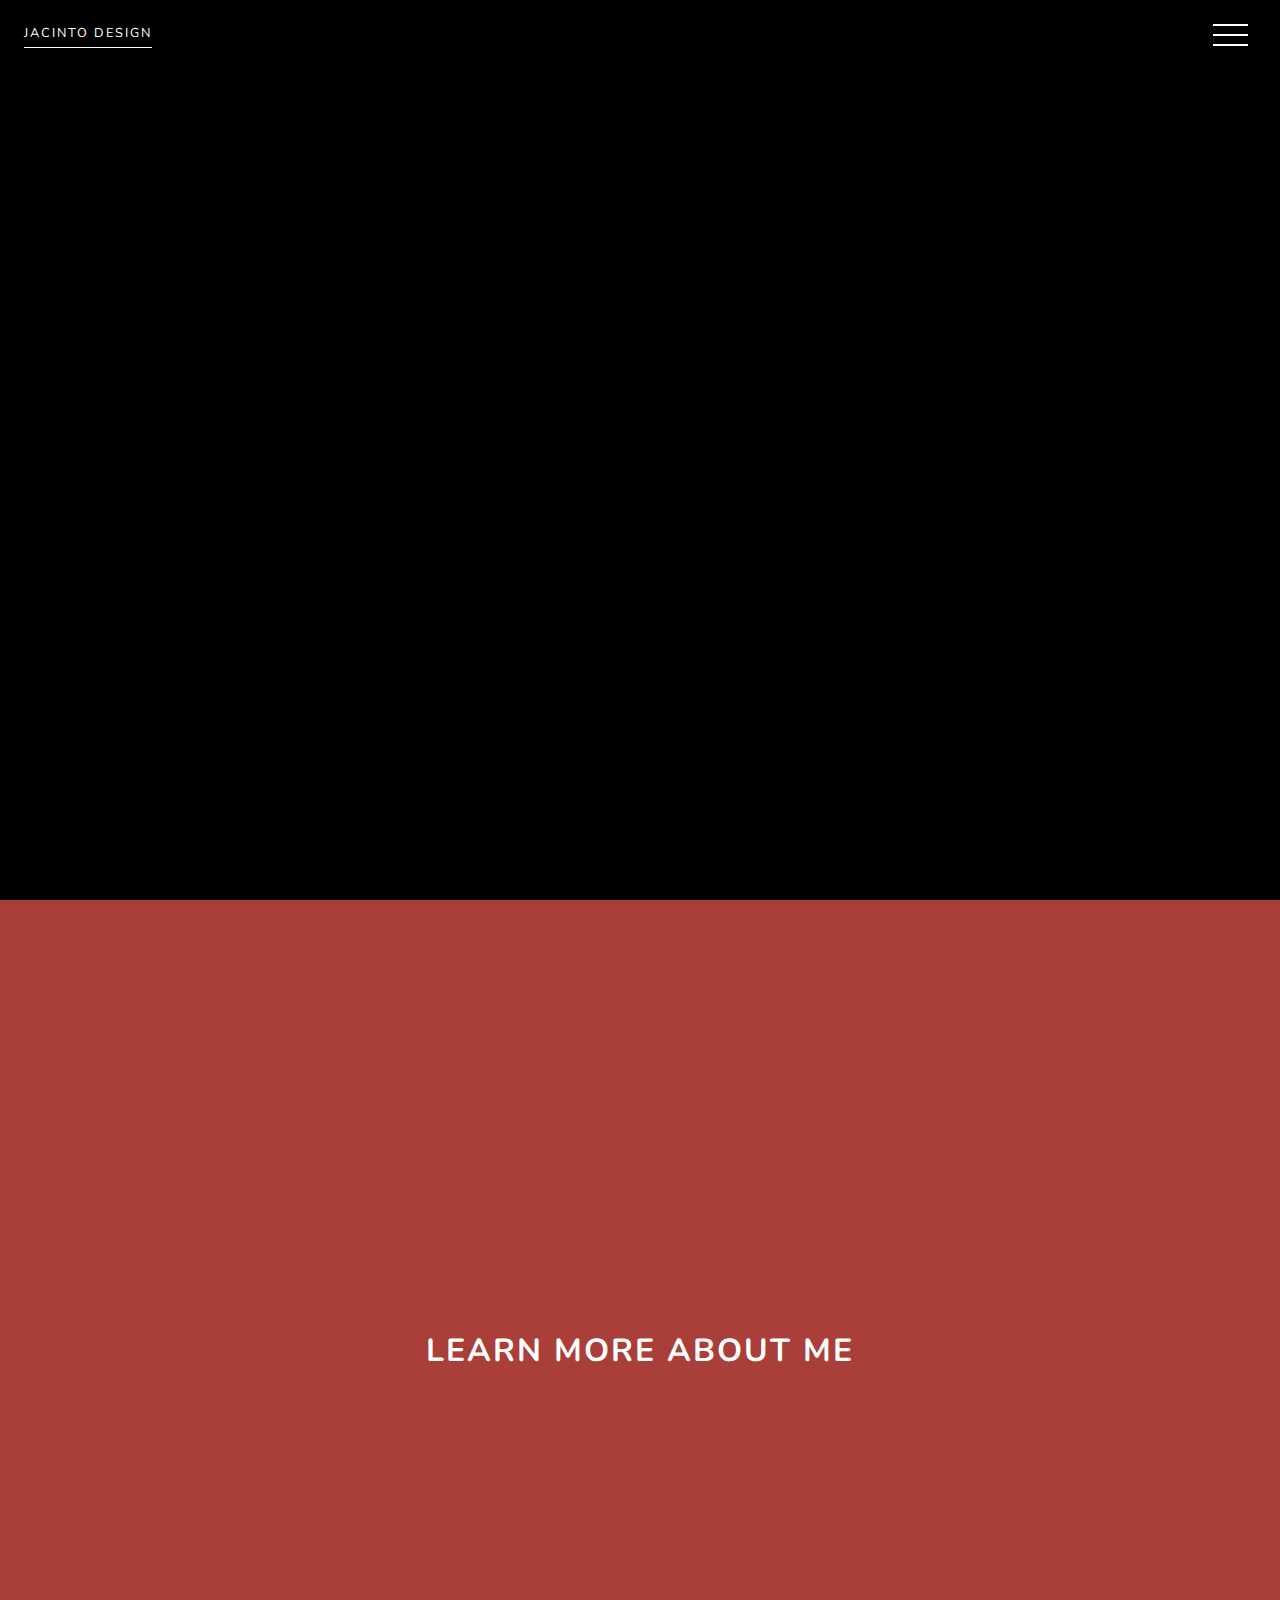
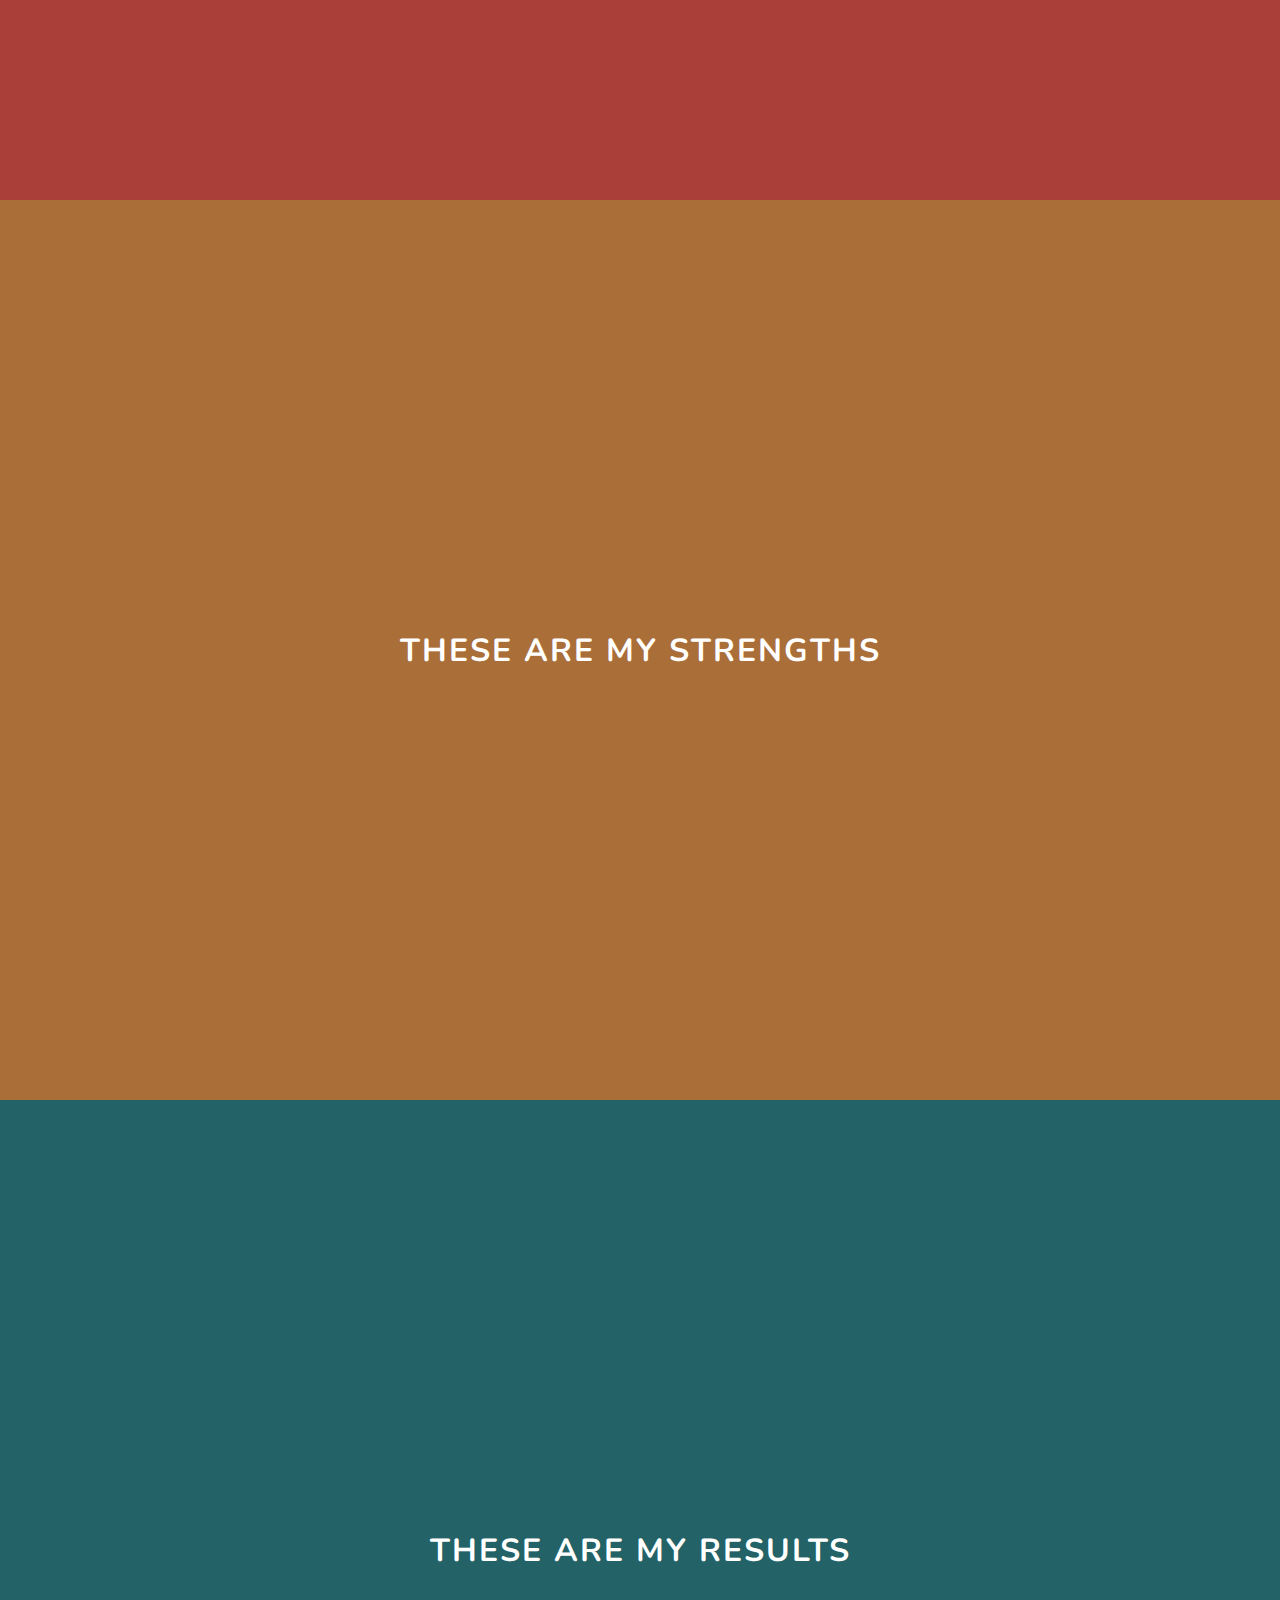
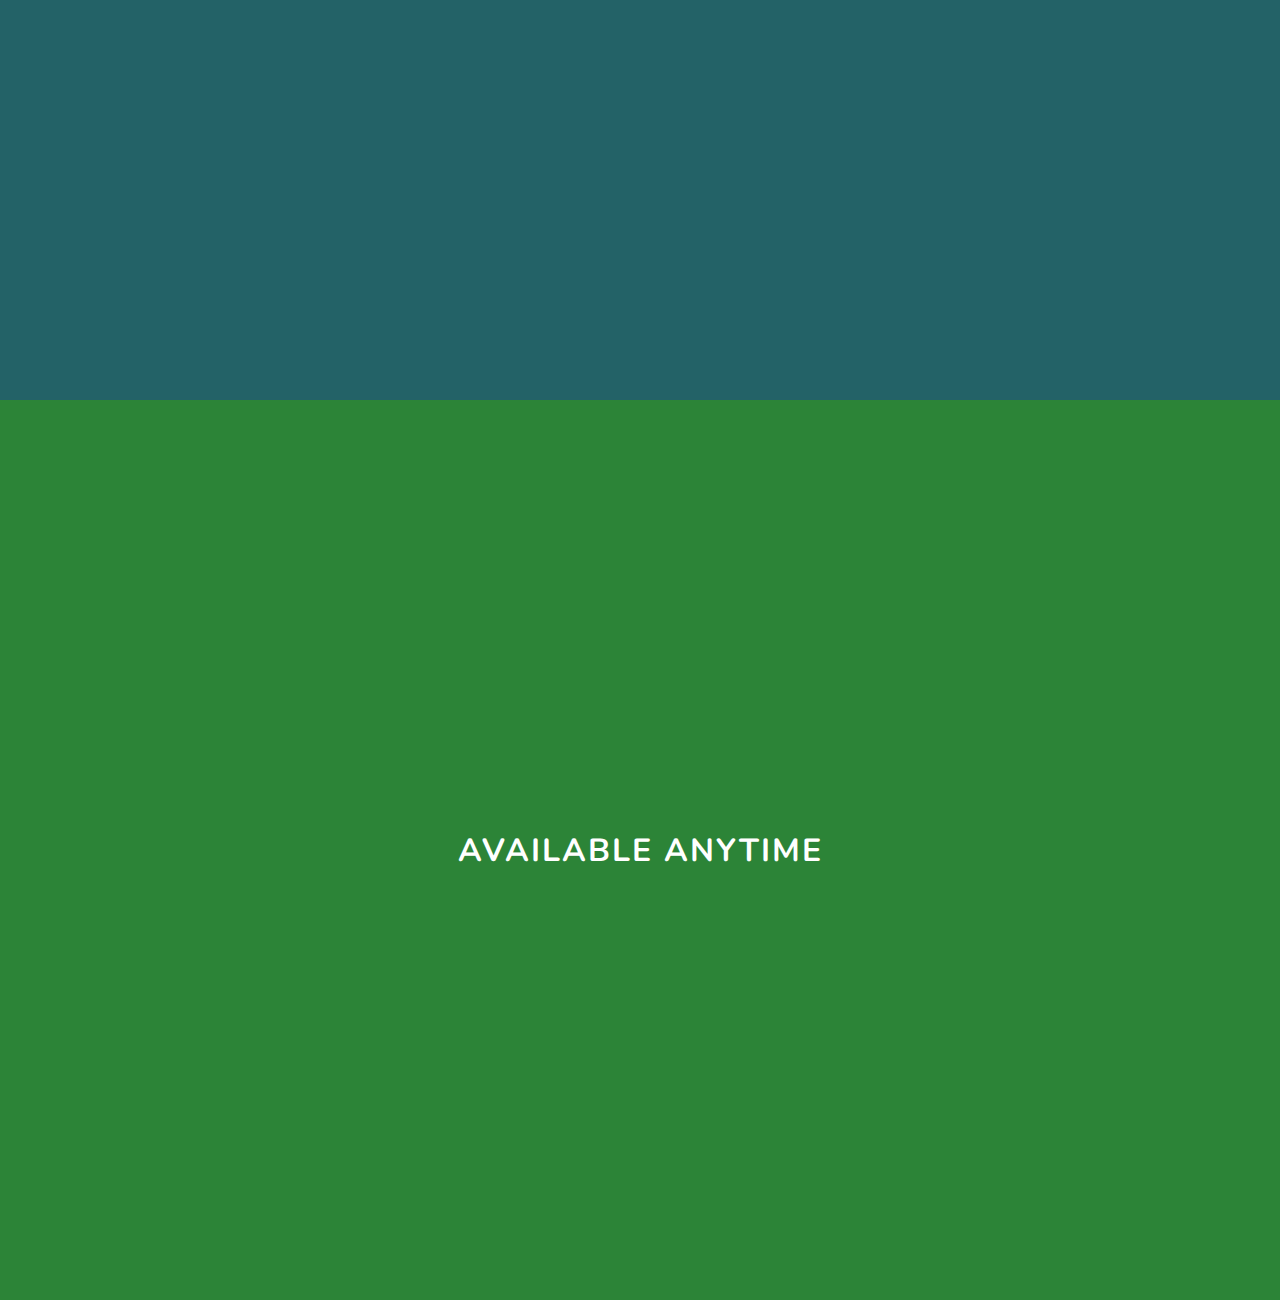
<file: animated-navigation/index.html>
<!DOCTYPE html>
<html lang="en">
<head>
  <meta charset="UTF-8">
  <meta name="viewport" content="width=device-width, initial-scale=1.0">
  <title>Animated Navigation</title>
  <link rel="icon" type="image/png" href="favicon.png">
  <link rel="stylesheet" href="style.css">
</head>
<body>
  <!--  Menu overlay -->
  <div class="overlay overlay-slide-left" id="overlay">
  <!-- Menu items -->
  <nav>
    <ul>
      <li id="nav-1" class = "slide-out-1"><a href="#home">Home</a></li>
      <li id="nav-2" class = "slide-out-2"><a href="#about">About</a></li>
      <li id="nav-3" class = "slide-out-3"><a href="#skills">Skills</a></li>
      <li id="nav-4" class = "slide-out-4"><a href="#projects">Projects</a></li>
      <li id="nav-5" class = "slide-out-5"><a href="#contact">Contact</a></li>
    </ul>
  </nav>
</div>
<!--  menu bars -->
<div class="menu-bars" id="menu-bars">
  <div class="bar1"></div>
  <div class="bar2"></div>
  <div class="bar3"></div>

</div>

  <!-- Sections -->
  <section id="home"><a href="https://jacinto.design" target="_blank">Jacinto Design</a></section>
  <section id="about"><h1>Learn More About Me</h1></section>
  <section id="skills"><h1>These Are My Strengths</h1></section>
  <section id="projects"><h1>These Are My Results</h1></section>
  <section id="contact"><h1>Available Anytime</h1></section>

<!-- Script -->
  <script src="script.js"></script>
</body>
</html>
</file>
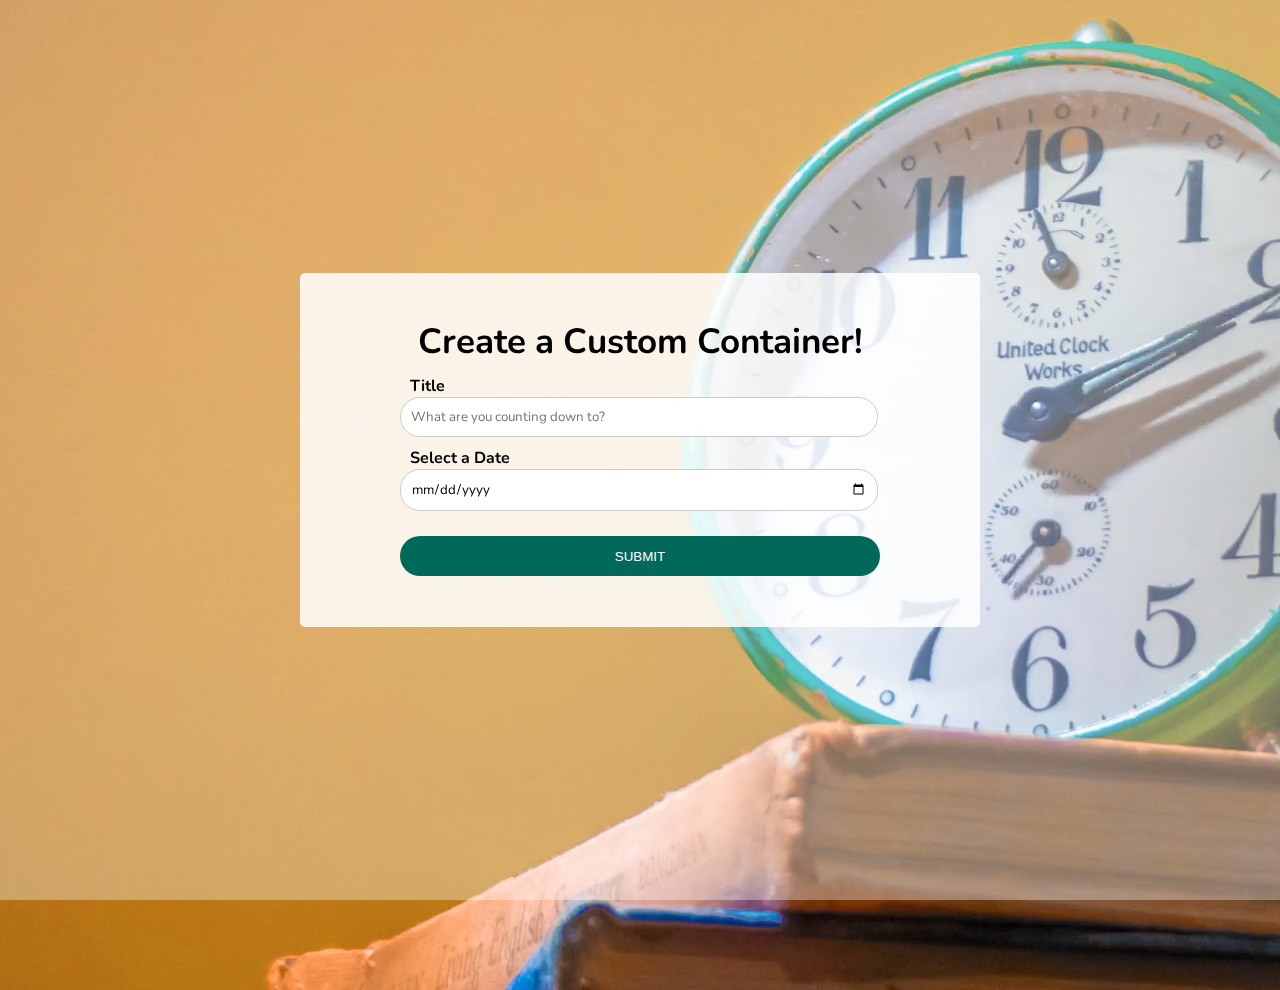
<file: custom-countdown/index.html>
<!DOCTYPE html>
<html lang="en">
<head>
    <meta charset="UTF-8">
    <meta name="viewport" content="width=device-width, initial-scale=1.0">
    <title>Custom Countdown</title>
    <link rel="icon" type="image/png" href="favicon.png">
    <link rel="stylesheet" href="style.css">
</head>
<body>
    <!--  Video Background -->
    <video class="video=background" loop muted autoplay>
        <source src="time.mp4"></source>
    </video>
    <div class="video-overlay"></div>
    <!--  Container -->
<div class="container">
    <!-- Input -->
    <div class="input-container" id="input-container">
       <h1>Create a Custom Container!</h1>
       <form action="" class="form" id="countdownForm">
            <label for="title">Title</label>
            <input type="text" id="title"  placeholder="What are you counting down to?"/>
            <label for="date-picker">Select a Date</label>
            <input type="date" id="date-picker"/>
            <button type="submit">Submit</button>
       </form>
     </div>
     <!-- Countdown -->
     <div class="countdown" id="countdown" hidden >
         <h1 id="countdown-title"></h1>
        <ul>
            <li><span></span>Days</li>
            <li><span></span>Hours</li>
            <li><span></span>Minutes</li>
            <li><span></span>Seconds</li>
        </ul>
        <button id="countdown-button">Reset</button>
     </div>
     <div class="complete" id="complete" hidden>
         <h1 class="complete-title">Countdown Complete!</h1>
         <h1  id="complete-info"></h1>
         <button id="complete-button">New Countdown</button>
     </div>
    </div>
    <!-- Script -->
    <script src="script.js"></script>
</body>
</html>
</file>
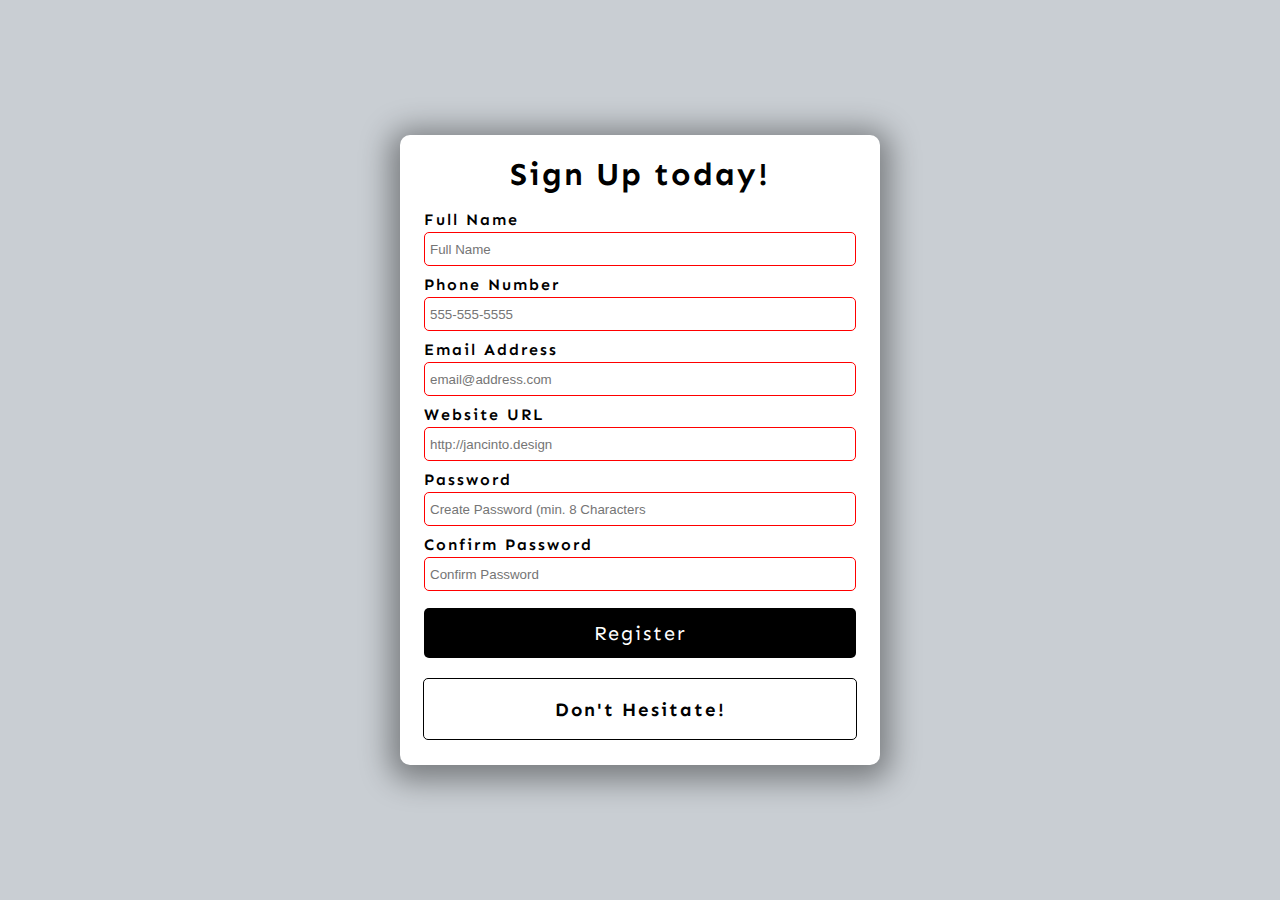
<file: form-validator/index.html>
<!DOCTYPE html>
<html lang="en">
<head>
    <meta charset="UTF-8">
    <meta name="viewport" content="width=device-width, initial-scale=1.0">
    <title>Form Validation</title>
    <link rel="icon" type="image/png" href="favicon.png">
    <link rel="stylesheet" href="style.css">
</head>
<body>

<div class="container">
<h1>Sign Up today!</h1>
<!-- Form -->
<!--Can novalidate-->
<form id="form" > 
    <!-- Full Name -->
    <div class="form-group">
        <label for="name">Full Name</label>
        <input type="text" id="name" placeholder="Full Name" name="name"
        required minlength="3" maxlength="100">
    </div>
     <!-- Phone Number -->
     <div class="form-group">
        <label for="phone">Phone Number</label>
        <input type="tel" id="phone" placeholder="555-555-5555" name="phone"
        required pattern="[0-9]{3}-[0-9]{3}-[0-9]{4}">
    </div>
     <!-- Email Address -->
     <div class="form-group">
        <label for="email">Email Address</label>
        <input type="email" id="email" placeholder="email@address.com"
        required name="email">
    </div>
    <!-- Website URL-->
    <div class="form-group">
        <label for="website">Website URL</label>
        <input type="url" id="website" placeholder="http://jancinto.design"
        required name="website">
    </div>
    <!-- Passwords -->
    <div class="form-group">
        <label for="password1">Password</label>
        <input type="password" id="password1" placeholder="Create Password (min. 8 Characters"
        required pattern="^(?=.*\d)(?=.*[a-z])(?=.*[A-Z])(?=.*[a-zA-Z]).{8,}$"
        title="Please include at least 1 uppercase character, 1 loser case character and 1 number.">
    </div>
    <!-- Confirm Passwords -->
    <div class="form-group">
        <label for="password2">Confirm Password</label>
        <input type="password" id="password2" placeholder="Confirm Password" name="password"
        required pattern="^(?=.*\d)(?=.*[a-z])(?=.*[A-Z])(?=.*[a-zA-Z]).{8,}$">
    </div>
    <!-- Submit Button -->
    <button type="submit">Register</button>
</form>
<!-- Error/Success Message -->
<div class="message-container">
    <h3 id="message">Don't Hesitate!</h3>
</div>

</div>
    <!-- Script -->
    <script src="script.js"></script>
</body>
</html>
</file>
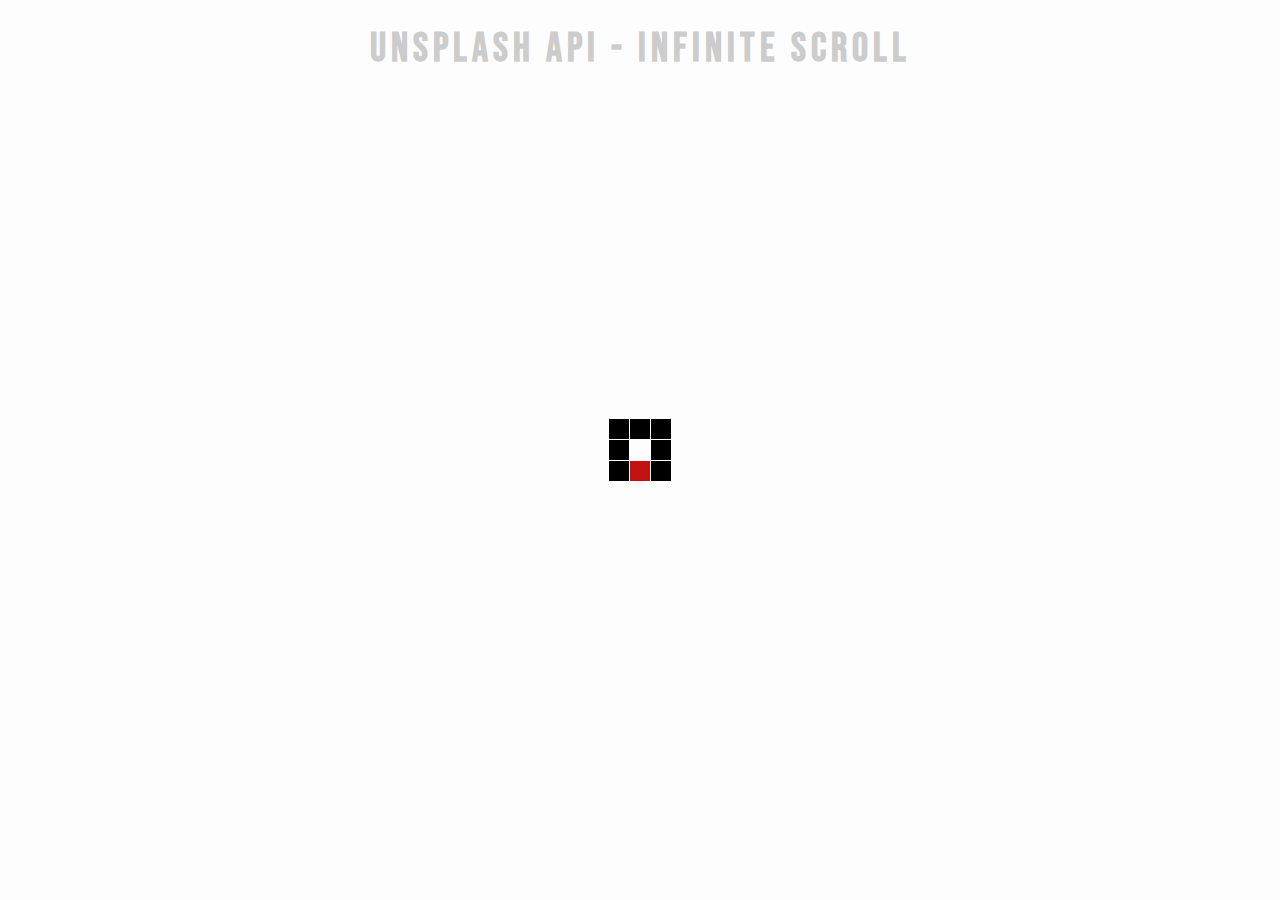
<file: infinity-scroll/index.html>
<!DOCTYPE html>
<html lang="en">
<head>
    <meta charset="UTF-8">
    <meta name="viewport" content="width=device-width, initial-scale=1.0">
    <title>Infinite Scroll</title>
    <link rel="icon" type="image/png" href="favicon.png">
    <link rel="stylesheet" href="style.css">
</head>
<body>
    <!-- Title -->
    <h1>Unsplash API - Infinite Scroll</h1>
    <!-- Loader -->
    <div class="loader" id="loader">
        <img src="loader.svg" alt="Loading">
    </div>
    <!-- Image Container -->
    <div class="image-container" id="image-container"></div>
    <!-- Script -->
    <script src="script.js"></script>
</body>
</html>
</file>
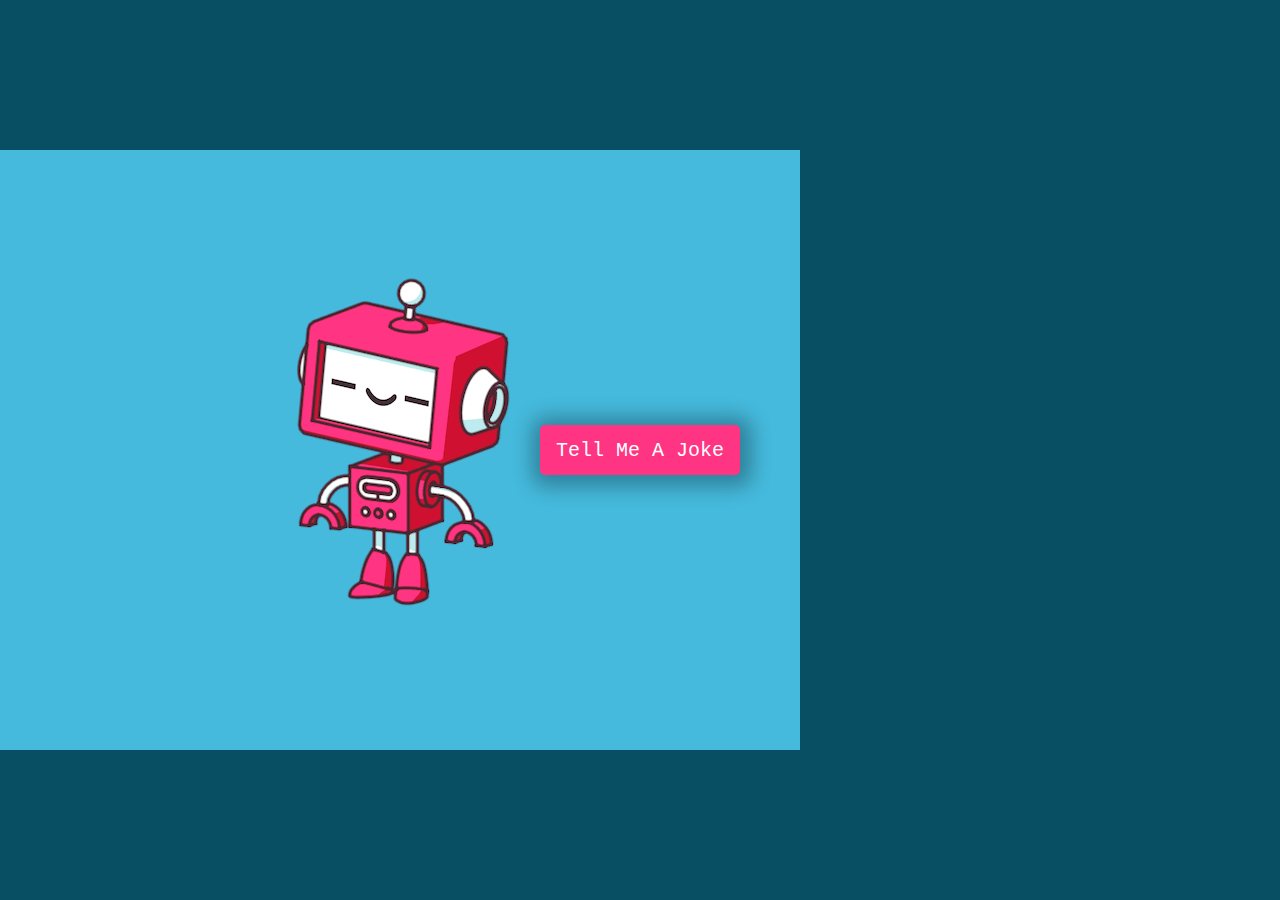
<file: joke-teller/index.html>
<!DOCTYPE html>
<html lang="en">

<head>
    <meta charset="UTF-8">
    <meta name="viewport" content="width=device-width, initial-scale=1.0">
    <title>Joke Teller</title>
    <link rel="icon" type="image/png" href="favicon.png">
    <link rel="stylesheet" href="https://cdnjs.cloudflare.com/ajax/libs/font-awesome/5.10.2/css/all.min.css" />
    <link rel="stylesheet" href="style.css">
</head>

<body>
    <div class="container">
        <button id="button">Tell Me A Joke</button>
        <audio id="audio" controls hidden></audio>
    </div>
    <!-- Script -->
    <script src="script.js"></script>
</body>

</html>
</file>
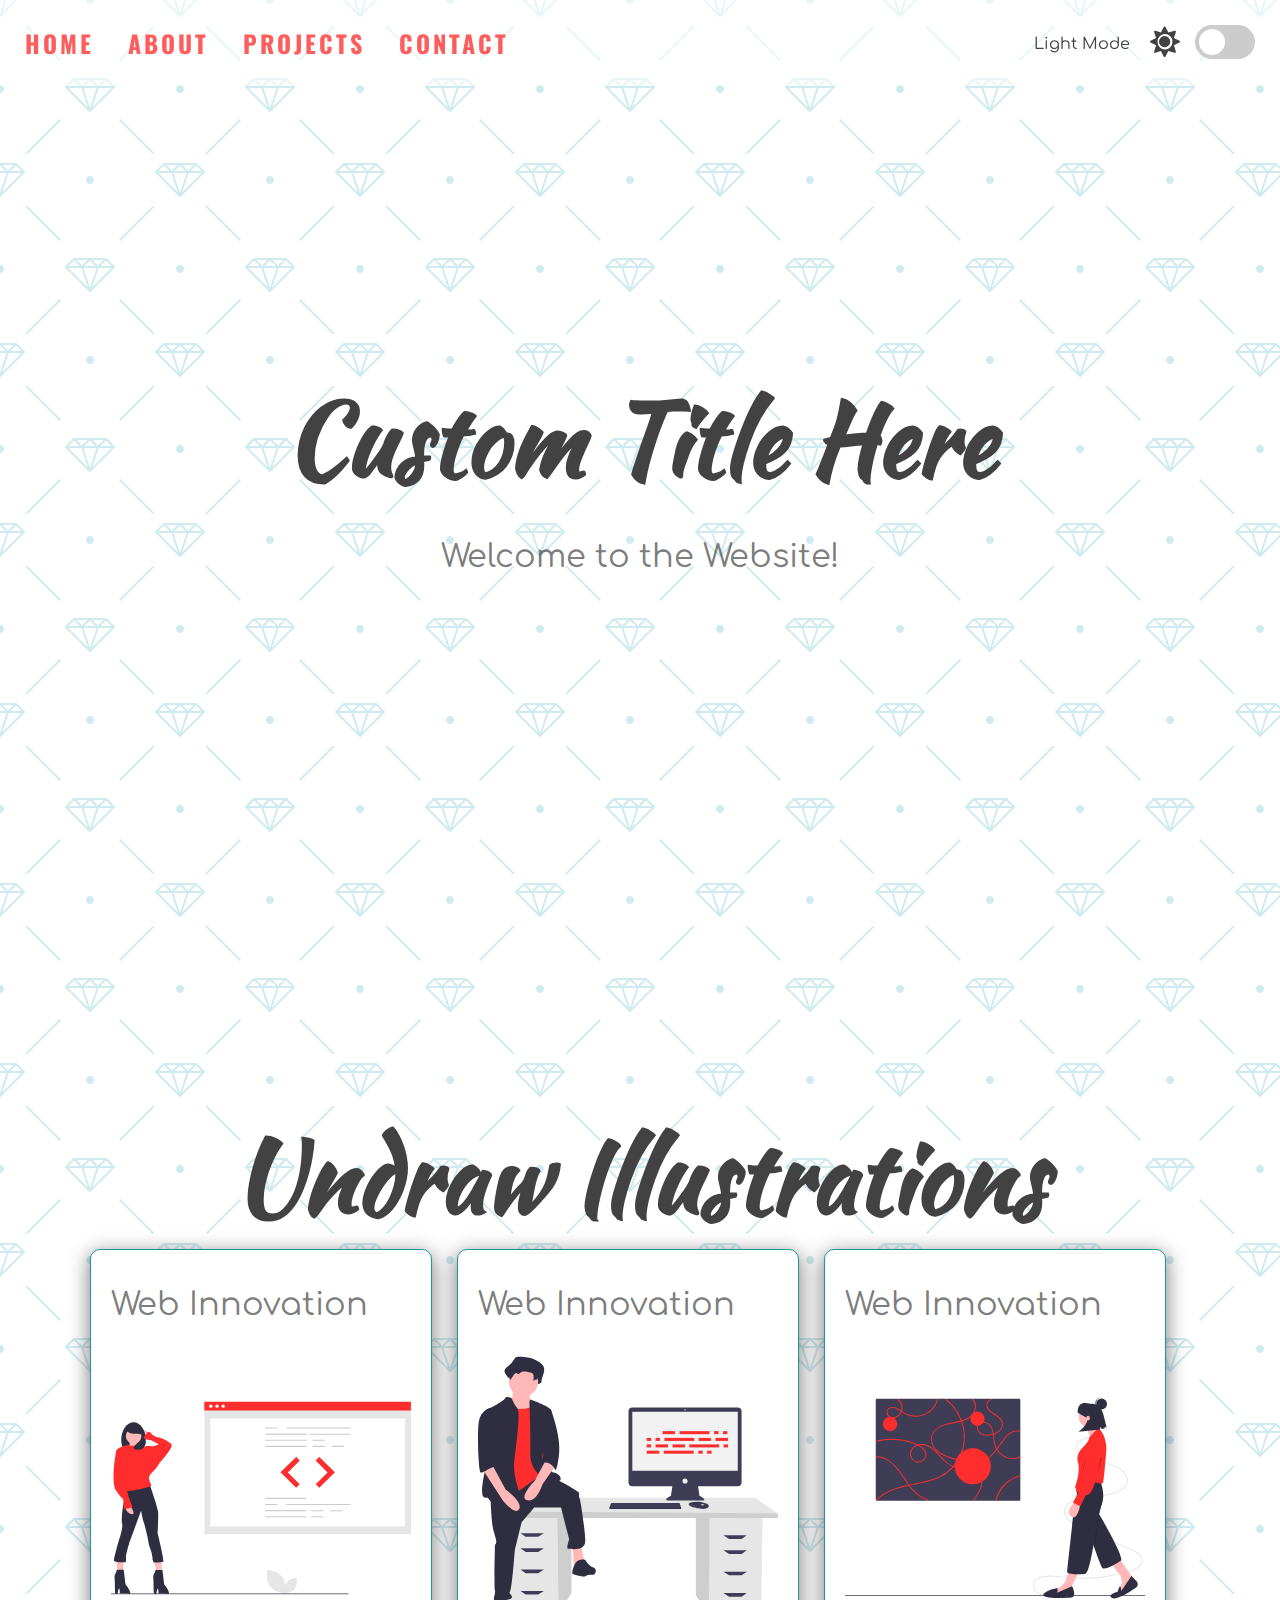
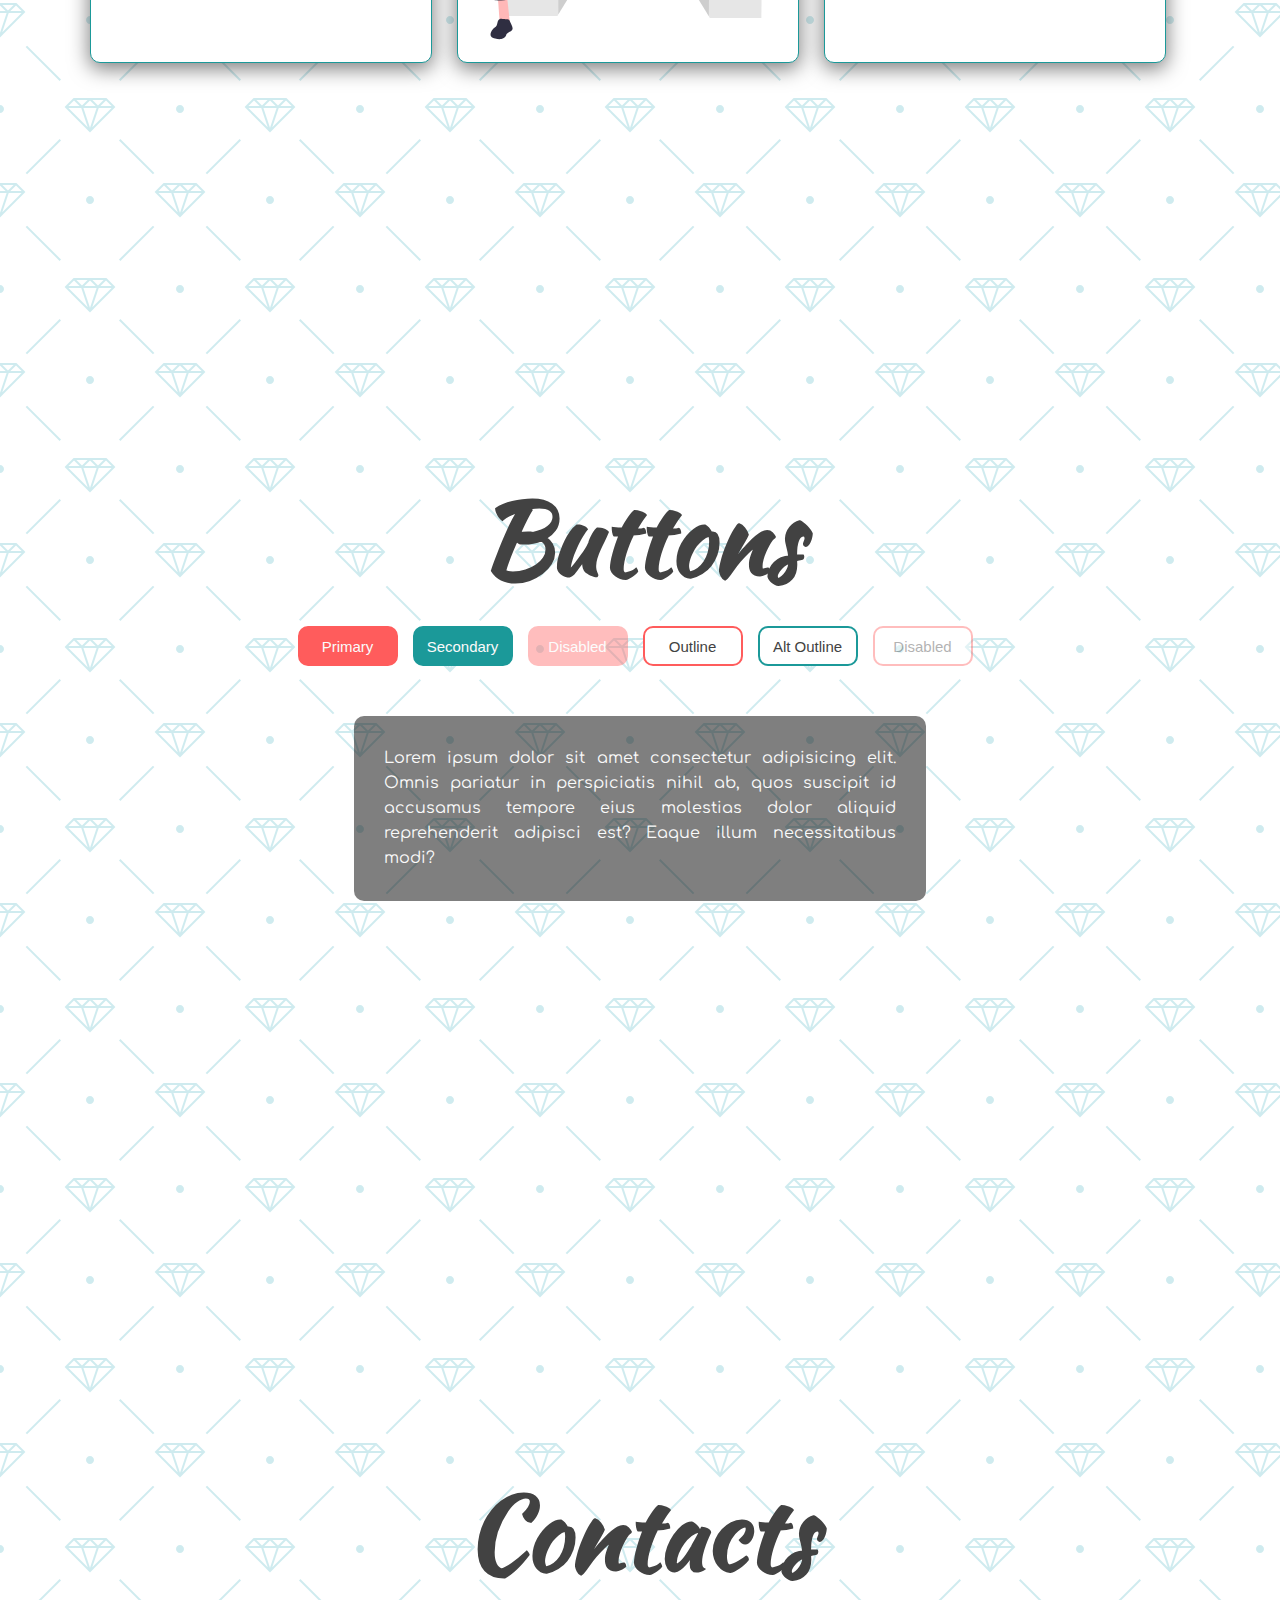
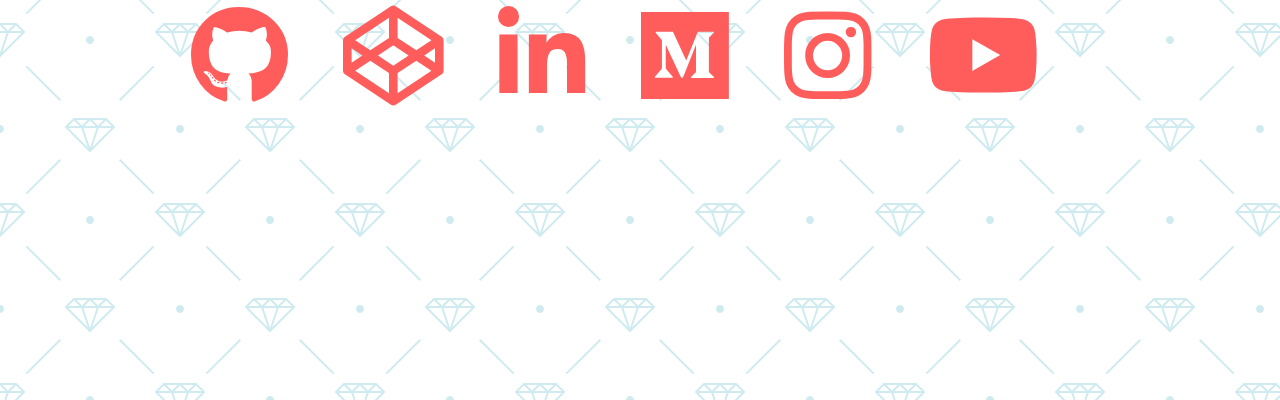
<file: light-dark-mode/index.html>
<!DOCTYPE html>
<html lang="en">
<head>
    <meta charset="UTF-8">
    <meta name="viewport" content="width=device-width, initial-scale=1.0">
    <title>Light Dark Mode</title>
    <link rel="icon" type="image/png" href="favicon.png">
    <link rel="stylesheet" href="https://cdnjs.cloudflare.com/ajax/libs/font-awesome/5.10.2/css/all.min.css"/>
    <link rel="stylesheet" href="style.css">
</head>
<body>
    <!-- Dark Mode Switch -->
    <div class="theme-switch-wrapper">
        <span id="toggle-icon">
            <span class="toggle-text">Light Mode</span>
            <i class ="fas fa-sun"></i>
        </span>
            <label class="theme-switch">
                <input type="checkbox">
                <div class="slider round"></div>
            </label>
        
    </div>

    <!-- Navigation -->
    <nav id="nav">
        <a href="#home">HOME</a>
        <a href="#about">ABOUT</a>
        <a href="#projects">PROJECTS</a>
        <a href="#contact">CONTACT</a>

    </nav>
    <!-- home Section -->
    <section id="home">
        <div class="title-group">
            <h1>Custom Title Here</h1>
            <h2>Welcome to the Website!</h2>

        </div>
    </section>
    <!-- About Section -->
    <section id="about">
        <h1>Undraw Illustrations</h1>
        <div class="about-container">
            <div class="image-container">
                <h2>Web Innovation</h2>
                <img src="img/undraw_proud_coder_light.svg" alt="Proud Coder" id="image1">
            </div>
            <div class="image-container">
                <h2>Web Innovation</h2>
                <img src="img/undraw_feeling_proud_light.svg" alt="Proud Coder" id="image2">
            </div>
            <div class="image-container">
                <h2>Web Innovation</h2>
                <img src="img/undraw_conceptual_idea_light.svg" alt="Idea" id="image3">
            </div>
        </div>
    </section>
    <!-- Projects Section -->
    <section id="projects">
        <h1>Buttons</h1>
        <div class="buttons">
            <button class="primary">Primary</button>
            <button class="secondary">Secondary</button>
            <button class="primary" disabled>Disabled</button>
            <button class="outline">Outline</button>
            <button class="secondary outline">Alt Outline</button>
            <button class="outline" disabled>Disabled</button>
        </div>
        <div class="text-box" id="text-box">
            <p>Lorem ipsum dolor sit amet consectetur adipisicing elit. Omnis pariatur in perspiciatis nihil ab, quos suscipit id accusamus tempore eius molestias dolor aliquid reprehenderit adipisci est? Eaque illum necessitatibus modi?
        </div>
    </section>
    <!-- Contact Section -->
    <section id="contact">
        <h1>Contacts</h1>
        <div class="social-icons">
        <i class="fab fa-github"></i>
        <i class="fab fa-codepen"></i>
        <i class="fab fa-linkedin-in"></i>
        <i class="fab fa-medium"></i>
        <i class="fab fa-instagram"></i>
        <i class="fab fa-youtube"></i>
    </div>
    </section>

    <!-- Script -->
    <script src="script.js"></script>
</body>
</html>
</file>
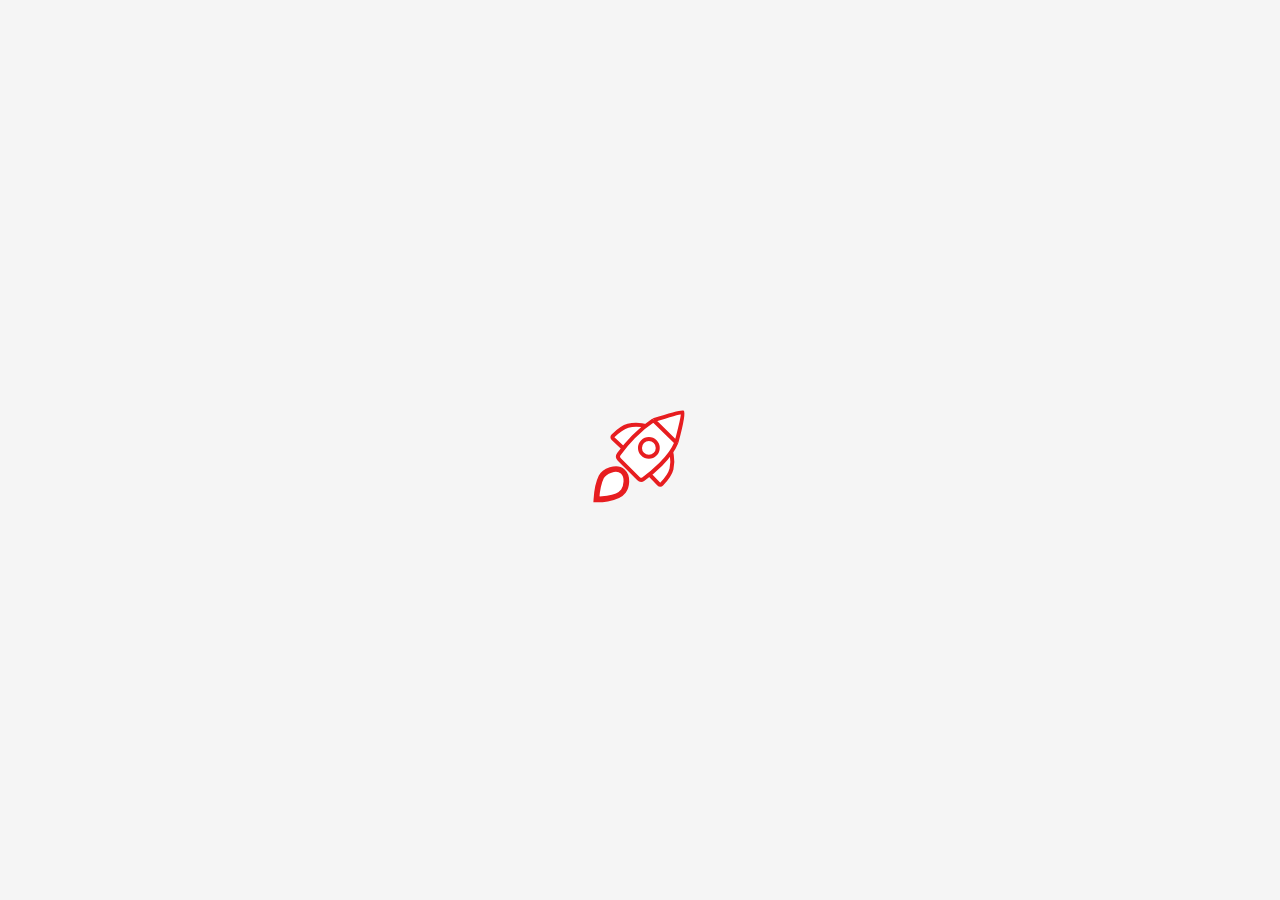
<file: nasa-api-pictures/index.html>
<!DOCTYPE html>
<html lang="en">
<head>
    <meta charset="UTF-8">
    <meta name="viewport" content="width=device-width, initial-scale=1.0">
    <title>NASA APOD</title>
    <link rel="stylesheet" href="style.css">
    <link rel="icon" type="image/png" href="https://s2.googleusercontent.com/s2/favicons?domain=www.nasa.gov">
    <!-- Default Favicon -->
    <!-- <link rel="icon" type="image/png" href="favicon.png"> -->
</head>
<body>
    <!-- Loader -->
    <div class="loader hidden">
        <img src="rocket.svg" alt="Rocket Loading Animation">
    </div>
    <!-- Container -->
    <div class="container">
        <!-- Navigation -->
        <div class="navigation-container">
            <span class="background"></span>
            <!-- Results Nav -->
            <span class="navigation-items" id="resultsNav">
                <h3 class="clickable" onclick="updateDOM('favorites')">Favorites</h3>
                <h3>&nbsp;&nbsp;&nbsp;•&nbsp;&nbsp;&nbsp;</h3>
                <h3 class="clickable" onclick="getNasaPictures()">Load More</h3>
            </span>
            <!-- Favorites Nav -->
            <span class="navigation-items hidden" id="favoritesNav">
                <h3 class="clickable" onclick="getNasaPictures()">Load More NASA Images</h3>
            </span>
        </div>
        <!-- Images Container -->
        <div class="images-container"></div>
    </div>
    <!-- Save Confirmation -->
    <div class="save-confirmed" hidden>
        <h1>ADDED!</h1>
    </div>
    <!-- Script -->
    <script src="script.js"></script>
</body>
</html>
</file>
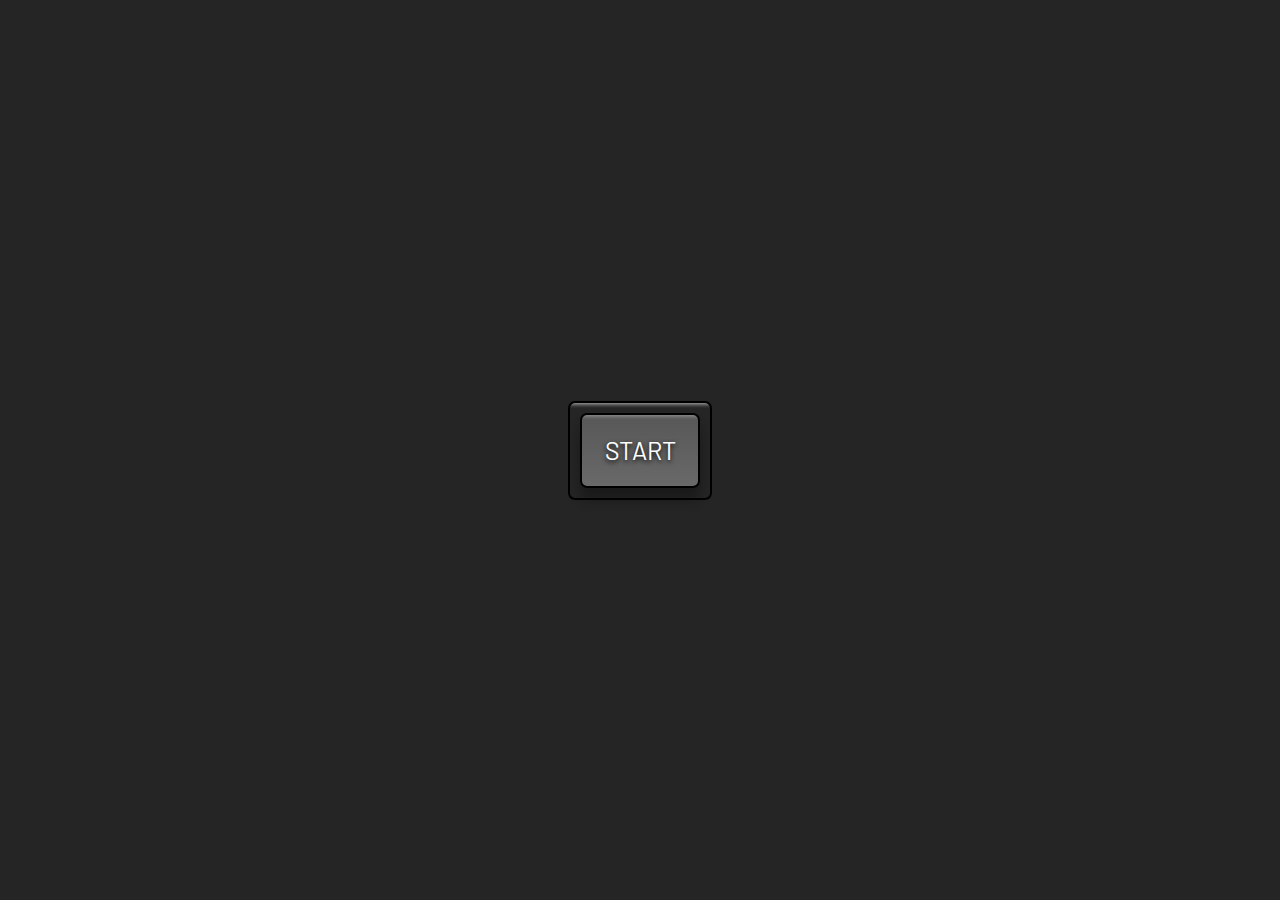
<file: picture-in-picture/index.html>
<!DOCTYPE html>
<html lang="en">
<head>
    <meta charset="UTF-8">
    <meta name="viewport" content="width=device-width, initial-scale=1.0">
    <title>Picture in Picture</title>
    <link rel="icon" type="image/png" href="favicon.png">
    <link rel="stylesheet" href="style.css">
</head>
<body>
    <!-- Video -->
    <video id="video" controls height="360" width="640" hidden></video>
    <!-- Button -->
    <div class="button-container">
        <button id="button">START</button>
    </div>
    <!-- Script -->
    <script src="script.js"></script>
</body>
</html>
</file>
<file: animated-navigation/style.css>
@import url('https://fonts.googleapis.com/css2?family=Nunito:ital@1&display=swap');

:root {
  --primaryColor: #fff;
  --navColor1: #21292c;
  --navColor2: #aa3e39;
  --navColor3: #aa6e39;
  --navColor4: #236267;
  --navColor5: #2c8437;
}

html {
  box-sizing: border-box;
}

body {
  margin: 0;
  background: #000;
  font-family: Nunito;

}

/* --- Navigation Menu ------------------------------ */

/* Overlay */
.overlay{
  position: fixed;
  z-index: 9;
  top: 0;
  left: 0;
  width: 100vw;
  height: 100vh;
  background-color: rgba(0, 0, 0, 0.7);
  transform: translateX(-100vw);  
}

.overlay-slide-right{
  transition: all 0.4s ease-in-out;
  transform: translateX(0); 
}
.overlay-slide-left{
  transition: all 0.8s ease-in-out;
  transform: translateX(-100vw); 
}

/*  nav menu items */
nav,
nav ul{
  height: 100vh;
  margin: 0;
  padding: 0;
}
nav ul{
  display: flex;
  flex-direction: column;
  justify-content: stretch;
  list-style: none;
}
nav ul li{
  height: 20%;
  overflow: hidden;
}
nav li a{
  position: relative;
  top: 45%;
  color: #fff;
  text-transform: uppercase;
  letter-spacing: 4px;
  text-decoration: none;
  display: block;
  text-align: center;

}
nav li a:hover{
  transform: scale(1.2);
}
nav li a:before{
  content: "";
  width: 25vw;
  height: 2px;
  background-color: #fff;
  position: absolute;
  top: 47.5%;
  left: 0;
  opacity: 0;
}
nav li a:hover::before{
  opacity: 1;
}

nav li:nth-of-type(1){
  background-color: var(--navColor1);
}
nav li:nth-of-type(2){
  background-color: var(--navColor2);
}
nav li:nth-of-type(3){
  background-color: var(--navColor3);
}
nav li:nth-of-type(4){
  background-color: var(--navColor4);
}
nav li:nth-of-type(5){
  background-color: var(--navColor5);
}

/*  Slide in animation for nav items */

.slide-in-1{
  animation: slide-in 0.4s linear 0.2s both;
}
.slide-in-2{
  animation: slide-in 0.4s linear 0.4s both;
}
.slide-in-3{
  animation: slide-in 0.4s linear 0.6s both;
}
.slide-in-4{
  animation: slide-in 0.4s linear 0.8s both;
}
.slide-in-5{
  animation: slide-in 0.4s linear 1s both;
}
@keyframes slide-in{
  from{
    transform: translateX(-100%);
  }
    to{
    transform: translateX(0);
     }
  }

  /*  Slide in animation for nav items */

.slide-out-1{
  animation: slide-out 3s linear 0.5s both;
}
.slide-out-2{
  animation: slide-out 0.3s linear 0.4s both;
}
.slide-out-3{
  animation: slide-out 0.3s linear 0.3s both;
}
.slide-out-4{
  animation: slide-out 0.3s linear 0.2s both;
}
.slide-out-5{
  animation: slide-out 0.3s linear 0.1s both;
}
@keyframes slide-out{
  from{
    transform: translateX(0);
  }
     to{
      transform: translateX(-100%);
     }
  }



/* --- Menu Bars ------------------------------------ */

.menu-bars {
  position: fixed;
  top: 1rem;
  right: 2rem;
  z-index: 10;
  display: inline;
  cursor: pointer;
}

.bar1,
.bar2,
.bar3 {
  width: 35px;
  height: 2px;
  background-color: #fff;
  margin: 8px 0;
  transition: 0.4s;
}

/* Rotate first bar */
.change .bar1 {
  transform: rotate(-45deg) translate(-7px, 8px);
}

/* Fade out the second bar */
.change .bar2 {
  opacity: 0;
}

/* Rotate last bar */
.change .bar3 {
  transform: rotate(45deg) translate(-6px, -8px);
}

/* --- Sections ------------------------------------ */

section {
  width: 100%;
  height: 100vh;
  position: relative;
  display: flex;
  justify-content: center;
  align-items: center;
  text-transform: uppercase;
  letter-spacing: 2px;
  color: var(--primaryColor);
}

section#home {
  background-image: url("https://images.unsplash.com/photo-1581453904507-626ddb717f14?ixlib=rb-1.2.1&ixid=eyJhcHBfaWQiOjEyMDd9&auto=format&fit=crop&w=2089&q=80");
  background-size: cover;
  background-position: center center;
}

section#home a {
  position: absolute;
  z-index: 2;
  top: 1.5rem;
  left: 1.5rem;
  text-decoration: none;
  font-size: 0.8rem;
  padding-bottom: 5px;
  color: var(--primaryColor);
  border-bottom: 1px solid var(--primaryColor);
}

section#about {
  background-color: var(--navColor2);
}

section#skills {
  background-color: var(--navColor3);
}

section#projects {
  background-color: var(--navColor4);
}

section#contact {
  background-color: var(--navColor5);
}

/* Media Query: Large Smartphone (Vertical) */
@media (max-width: 600px) {
  section#home a {
    top: 1rem;
    left: 1rem;
  }

  .menu-bars {
    top: 0.5rem;
    right: 1rem;
  }
}
</file>
<file: custom-countdown/style.css>
@import url('https://fonts.googleapis.com/css2?family=Nunito&display=swap');



html {
  box-sizing: border-box;
}

body {
  margin: 0;
  min-height: 100vh;
  overflow-y: hidden;
  display: flex;
  align-items: center;
  font-family: 'Nunito', sans-serif;
}

/* Video Background */
.video-background {
  position: fixed;
  right: 0;
  bottom: 0;
  width: 100vw;
  height: auto;

}

video {
  position: absolute;
  top: 50%;
  left: 50%;
  transform: translate(-50%, -50%);
}

.video-overlay {
  position: fixed;
  left: 0;
  top: 0;
  height: 100vh;
  width: 100vw;
  background: rgba( 255, 255, 255, 0.35);

}

/* Container */
.container {
  min-width: 580px;
  min-height: 304px;
  color: black;
  margin: 0 auto;
  padding: 25px 50px;
  border-radius: 5px;
  z-index: 2;
  display: flex;
  justify-content: center;
  background: rgba( 255, 255, 255, 0.85)

}

.input-container {
  position: relative;
  top: 20px;
}

h1 {
  font-size: 35px;
  text-align: center;
  margin-top: 0;
  margin-bottom: 10px;
}

/* Form */
.form {
  width: 480px;
}

label {
  font-weight: bold;
  margin-left: 10px;
}

input {
  width: 95%;
  margin-bottom: 10px;
  padding: 10px;
  border: 1px solid #ccc;
  border-radius: 20px;
  background: #fff;
  outline: none;
  font-family: 'Nunito', sans-serif;
}

/* Button */
button {
  width: 100%;
  height: 40px;
  border-radius: 20px;
  margin-top: 15px;
  border: none;
  text-transform: uppercase;
  background: #006959;
  color: white;
  cursor: pointer;
  outline: none;
}

button:hover{
  filter: brightness(110%);
}



/* Countdown */
ul {
  margin-left: -45px;
}

li {
  display: inline-block;
  font-size: 30px;
  list-style-type: none;
  padding: 10px;
  text-transform: uppercase;
}

li span {
  display: block;
  font-size: 80px;
  text-align: center;
}

/* Complete */
.complete {
  position: relative;
  top: 60px;
}
.complete-title{
  animation: complete 4s infinite;
}
  @keyframes complete{
    0%{
      color:rgb(252, 5, 5);

    }
    25%{
      color:rgb(209, 212, 13);
    }
    50%{
      color:rgb(5, 252, 5);
      transform: scale(1.5);
    }
    75%{
      color:rgb(21, 5, 252);
    }
    100%{
      color:rgb(231, 5, 252);
    }

  }



/* Media Query: Large Smartphone (Vertical) */
@media screen and (max-width: 600px) {
  .video-background {
    height: 100vh;
    width: 100vw;

  }
  
  video {
    object-fit: cover;
    object-position: 70%;
    margin-top: -1px;
  }

  .container {
    min-width: unset;
    width: 95vw;
    min-height: 245px;
    padding: 20px;
    margin: 10px;
  }

  .input-container {
    top: unset;
  }

  .countdown {
    position: relative;
    top: 10px;
  }

  .form {
    width: unset;
  }

  input {
    width: 93%;
  }

  h1 {
    font-size: 20px;
  }

  li {
    font-size: 15px;
  }

  li span {
    font-size: 40px;
  }
}
</file>
<file: form-validator/style.css>
@import url('https://fonts.googleapis.com/css2?family=Sen&display=swap');
html {
  box-sizing: border-box;
}

body {
  margin: 0;
  min-height: 100vh;
  font-family: Sen, sans-serif;
  letter-spacing: 2px;
  display: flex;
  align-items: center;
  justify-content: center;
  background: #c9ced3;
}
h1{
  margin: 20px 0;
}

.container{
  width: 480px;
  height:630px;
  background: white ;
  display: flex;
  flex-direction: column;
  align-items: center;
  border-radius: 10px;
  box-shadow: 0 5px 30px 10px rgba(0, 0, 0, 0.4)
}

/*  Form */
form{
  width: 90%;
}

.form-group {
  height: 65px;
}

label{
  position: relative;
  bottom: 3px;
  font-weight: 600;
}

input {
  width:  100%;
  height: 34px;
  padding:  5px;;
  border: 1px solid black;
  border-radius: 5px;
  outline: none;
  box-sizing: border-box;
  transition: all 0.3s;
}

input:valid{
  border: 1px solid green;
}

input:invalid {
  border: 1px solid red;
}
/* Button */
button {
  cursor: pointer;
  color: white;
  background: black;
  border: none;
  border-radius: 5px;
  height: 50px;
  width: 100%;
  font-family: Sen, sans-serif;
  font-size: 20px;
  letter-spacing: 2px;
  margin-top: 5px;
}

button:hover {
  filter: brightness(200%);
  background: rgb(22, 22, 22);
}

button:focus {
  outline: none;
}

.message-container {
  border: 1px solid black;
  border-radius: 5px;
  width: 90%;
  margin-top: 20px;
  display: flex;
  justify-content: center;
  color: black;
}
</file>
<file: infinity-scroll/style.css>
@import url("https://fonts.googleapis.com/css?family=Bebas+Neue&display=swap");

html {
  box-sizing: border-box;
}

body {
  margin: 0;
  font-family: Bebas Neue, sans-serif;
  background: whitesmoke;
}

h1 {
  text-align: center;
  margin-top: 25px;
  margin-bottom: 15px;
  font-size: 40px;
  letter-spacing: 5px;
}

/* Loader */
.loader {
  position: fixed;
  top: 0;
  bottom: 0;
  left: 0;
  right: 0;
  background: rgba(255, 255, 255, 0.8);
}

.loader img {
  position: fixed;
  top: 50%;
  left: 50%;
  transform: translate(-50%, -50%);
}

/* Image Container */
.image-container {
  margin: 10px 30%;
}

.image-container img {
  width: 100%;
  margin-top: 5px;
}

/* Media Query: Large Smartphone Vertical */
@media screen and (max-width: 600px) {
  h1 {
    font-size: 20px;
  }

  .image-container {
    margin: 10px;
  }
}
</file>
<file: joke-teller/style.css>
/* ROBOT.GIF from Giphy - https://giphy.com/gifs/robot-cinema-4d-eyedesyn-3o7abtn7DuREEpsyWY */

html {
  box-sizing: border-box;
}
body{
  margin:0;
  background: #094f64;
}
.container{
  height: 100vh;
  width: 100vw;
  display: flex;
  flex-direction: column;
  justify-content: center;
  align-items: center;
  background: url('./robot.gif');
  /*background-size: contain; no this can not ve usesd*/
  background-size: auto;
  background-position: left center;
  background-repeat: no-repeat;
}

button{
  cursor: pointer;
  outline: none;
  width: 200px;
  height: 50px;
  font-family: 'Courier New', Courier, monospace;
  font-size: 20px;
  color: white;
  background: #ff3482;
  border: none;
  border-radius: 5px;
  box-shadow: 2px 2px 20px 10px rgba(0, 0, 0, 0.3);
}

button:hover{
  filter: brightness(95%);
}

button:active{
  transform: scale(0.98);
}
button:disabled{
  cursor: default;
  filter: brightness(30%);
}

/* Media Query Tablet or smaller */
@media screen and (max-width: 1000px){
.container{
  background-position: center center;
  background-size: cover;
}

button{
  box-shadow: 5px 5px 30px 20px rgba(0, 0, 0, 0.5);;
}
}
</file>
<file: light-dark-mode/style.css>
@import url('https://fonts.googleapis.com/css2?family=Comfortaa&family=Kaushan+Script&family=Oswald&display=swap');

:root {
  --primary-color: rgb(255, 92, 92);
  --primary-variant: #ff2d2d;
  --secondary-color: #1b9999;
  --on-primary: rgb(250, 250, 250);
  --on-background: rgb(66, 66, 66);
  --on-background-alt: rgba(66, 66, 66, 0.7);
  --background: rgb(255, 255, 255);
  --box-shadow: 0 5px 20px 1px rgba(0, 0, 0, 0.5);
}

[data-theme="dark"] {
  --primary-color: rgb(150, 65, 255);
  --primary-variant: #6c63ff;
  --secondary-color: #03dac5;
  --on-primary: #000;
  --on-background: rgba(255, 255, 255, 0.9);
  --on-background-alt: rgba(255, 255, 255, 0.7);
  --background: #121212;
}

html {
  box-sizing: border-box;
  scroll-behavior: smooth;
}

body {
margin: 0;
color: var(--on-background);
font-family: Comfortaa, sans-serif;
background-color: var(--background);
background-image: url("data:image/svg+xml,%3Csvg width='180' height='180' viewBox='0 0 180 180' xmlns='http://www.w3.org/2000/svg'%3E%3Cpath d='M81.28 88H68.413l19.298 19.298L81.28 88zm2.107 0h13.226L90 107.838 83.387 88zm15.334 0h12.866l-19.298 19.298L98.72 88zm-32.927-2.207L73.586 78h32.827l.5.5 7.294 7.293L115.414 87l-24.707 24.707-.707.707L64.586 87l1.207-1.207zm2.62.207L74 80.414 79.586 86H68.414zm16 0L90 80.414 95.586 86H84.414zm16 0L106 80.414 111.586 86h-11.172zm-8-6h11.173L98 85.586 92.414 80zM82 85.586L87.586 80H76.414L82 85.586zM17.414 0L.707 16.707 0 17.414V0h17.414zM4.28 0L0 12.838V0h4.28zm10.306 0L2.288 12.298 6.388 0h8.198zM180 17.414L162.586 0H180v17.414zM165.414 0l12.298 12.298L173.612 0h-8.198zM180 12.838L175.72 0H180v12.838zM0 163h16.413l.5.5 7.294 7.293L25.414 172l-8 8H0v-17zm0 10h6.613l-2.334 7H0v-7zm14.586 7l7-7H8.72l-2.333 7h8.2zM0 165.414L5.586 171H0v-5.586zM10.414 171L16 165.414 21.586 171H10.414zm-8-6h11.172L8 170.586 2.414 165zM180 163h-16.413l-7.794 7.793-1.207 1.207 8 8H180v-17zm-14.586 17l-7-7h12.865l2.333 7h-8.2zM180 173h-6.613l2.334 7H180v-7zm-21.586-2l5.586-5.586 5.586 5.586h-11.172zM180 165.414L174.414 171H180v-5.586zm-8 5.172l5.586-5.586h-11.172l5.586 5.586zM152.933 25.653l1.414 1.414-33.94 33.942-1.416-1.416 33.943-33.94zm1.414 127.28l-1.414 1.414-33.942-33.94 1.416-1.416 33.94 33.943zm-127.28 1.414l-1.414-1.414 33.94-33.942 1.416 1.416-33.943 33.94zm-1.414-127.28l1.414-1.414 33.942 33.94-1.416 1.416-33.94-33.943zM0 85c2.21 0 4 1.79 4 4s-1.79 4-4 4v-8zm180 0c-2.21 0-4 1.79-4 4s1.79 4 4 4v-8zM94 0c0 2.21-1.79 4-4 4s-4-1.79-4-4h8zm0 180c0-2.21-1.79-4-4-4s-4 1.79-4 4h8z' fill='%234cb4c6' fill-opacity='0.27' fill-rule='evenodd'/%3E%3C/svg%3E");
}

section {
  min-height: 100vh;
  display: flex;
  justify-content: center;
  align-items: center;
  flex-direction: column;
}

h1 {
  font-family: Kaushan Script, sans-serif;
  font-size: 100px;
  margin-bottom: 0;
}

h2 {
  color: var(--on-background-alt);
  font-size: 32px;
  font-weight: normal;
}

/* Navigation */
nav {
  z-index: 10;
  position: fixed;
  font-family: Oswald,sans-serif;
  font-size: 24px;
  letter-spacing: 3px;
  padding: 25px;
  width: 100vw;
  background: rgb(255 255 255 / 50%);
}

a {
  margin-right: 25px;
  color: var(--primary-color);
  text-decoration: none;
  border-bottom: 3px solid transparent;
  font-weight: bold;
}

a:hover,
a:focus {
  color: var(--on-background);
  border-bottom: 3px solid;
}

/* Home Section */
.title-group {
  text-align: center;
}

/* About Section */
.about-container {
  display: flex;
}

.image-container {
  border: 1px solid var(--secondary-color);
  border-radius: 10px;
  padding: 10px 20px;
  margin-right: 25px;
  width: auto;
  background: var(--background);
  box-shadow: var(--box-shadow);
}

img {
  height: 300px;
  width: 300px;
}

/* Projects Section */
.buttons {
  margin-top: 15px;
  margin-bottom: 50px;
}

button {
  min-width: 100px;
  height: 40px;
  cursor: pointer;
  border-radius: 10px;
  margin-right: 10px;
  border: 2px solid var(--primary-color);
  font-size: 15px;
  outline: none;
}

button:disabled {
  opacity: 0.4;
  cursor: default;
}

button:hover:not(.outline) {
  filter: brightness(110%);
}

.primary {
  background: var(--primary-color);
  color: var(--on-primary);
}

.secondary {
  border: 2px solid var(--secondary-color);
}

.secondary,
.secondary:hover,
.outline.secondary:hover {
  background: var(--secondary-color);
  color: var(--on-primary);
}

.outline {
  background: var(--background);
  color: var(--on-background);
}

.outline:hover {
  background: var(--primary-color);
  color: var(--on-primary);
}

.text-box {
  width: 40%;
  text-align: justify;
  background: rgb(0 0 0 / 50%);
  color: var(--on-primary);
  border-radius: 10px;
  padding: 30px;
}

p {
  margin: 0;
  line-height: 25px;
}

/* Contact Section */
.fab {
  font-size: 100px;
  margin-right: 50px;
  cursor: pointer;
  color: var(--primary-color);
}

.fab:hover {
  color: var(--on-background);
}

/* Dark Mode Toggle */
.theme-switch-wrapper {
  display: flex;
  align-items: center;
  z-index: 100;
  position: fixed;
  right: 25px;
  top: 25px;
}

.theme-switch-wrapper span {
  margin-right: 10px;
  font-size: 1rem;
}

.toggle-text {
  position: relative;
  top: -4px;
  right: 5px;
  color: var(--on-background);
}

.theme-switch {
  display: inline-block;
  height: 34px;
  position: relative;
  width: 60px;
}

.theme-switch input {
  display: none;
}

.slider {
  background: #ccc;
  bottom: 0;
  cursor: pointer;
  left: 0;
  position: absolute;
  right: 0;
  top: 0;
  transition: 0.4s;
}

.slider::before {
  background: #fff;
  bottom: 4px;
  content: "";
  height: 26px;
  left: 4px;
  position: absolute;
  transition: 0.4s;
  width: 26px;
}

input:checked + .slider {
  background: var(--primary-color);
}

input:checked + .slider::before {
  transform: translateX(26px);
}

.slider.round {
  border-radius: 34px;
}

.slider.round::before {
  border-radius: 50%;
}

.fas {
  font-size: 30px;
  margin-right: 5px;
  
}
</file>
<file: nasa-api-pictures/style.css>
html {
  box-sizing: border-box;
}

body {
  margin: 0;
  background: whitesmoke;
  overflow-x: hidden;
  font-family: Verdana, sans-serif;
  font-size: 1rem;
  line-height: 1.8rem;
}

.container {
  position: relative;
  display: flex;
  flex-direction: column;
  align-items: center;
  margin-top: 5px;
  margin-bottom: 25px;
}

/* Loader */
.loader {
  background: whitesmoke;
  height: 100vh;
  width: 100vw;
  position: fixed;
  z-index: 10;
  display: flex;
  justify-content: center;
  align-items: center;
}

/* Navigation */
.navigation-container {
  position: fixed;
  top: -20px;
  border-top: 20px solid whitesmoke;
}

.navigation-items {
  display: flex;
  justify-content: center;
}

.background {
  position: fixed;
  right: 0;
  width: 100%;
  background: whitesmoke;
  height: 60px;
  z-index: -1;
}

.clickable {
  color: dodgerblue;
  cursor: pointer;
  user-select: none;
}

.clickable:hover {
  color: rgb(0, 99, 199);
}

/* Images Container */
.images-container {
  width: 800px;
  margin-top: 50px;
}

.card {
  background: white;
  margin: 10px 10px 20px;
  border-radius: 5px;
  box-shadow: 0 4px 8px 0 rgba(0, 0, 0, 0.2);
  transition: 0.3s;
}

.card:hover {
  box-shadow: 0 8px 16px 0 rgba(0, 0, 0, 0.2);
}

.card-img-top {
  width: 100%;
  height: auto;
  border-radius: 5px 5px 0 0;
}

.card-body {
  padding: 20px;
}

.card-title {
  margin: 10px auto;
  font-size: 24px;
}

/* Save Confirmation */
.save-confirmed {
  background: white;
  padding: 8px 16px;
  border-radius: 5px;
  box-shadow: 0 4px 8px 0 rgba(0, 0, 0, 0.2);
  transition: 0.3s;
  position: fixed;
  bottom: 25px;
  right: 50px;
}

/* Hidden */
.hidden {
  display: none;
}

/* Large Smartphone (Vertical) */
@media screen and (max-width: 800px) {
  body {
    line-height: 1.4rem;
    font-size: 0.9rem;
    text-align: justify;
  }

  .images-container {
    width: 100%;
  }

  .card-title {
    font-size: 20px;
  }

  .save-confirmed {
    right: 25px;
  }
}
</file>
<file: picture-in-picture/style.css>
@import url("https://fonts.googleapis.com/css?family=Barlow&display=swap");

html {
  box-sizing: border-box;
}

body {
  margin: 0;
  height: 100vh;
  display: flex;
  align-items: center;
  justify-content: center;
  background: rgb(37, 37, 37);
}

.button-container {
  border: 2px solid black;
  padding: 10px;
  border-radius: 7px;
  box-shadow: inset 0 20px 4px -19px rgba(255, 255, 255, 0.7);
}

button {
  cursor: pointer;
  outline: none;
  width: 120px;
  height: 75px;
  font-family: Barlow, sans-serif;
  font-size: 25px;
  color: white;
  text-shadow: 0 2px 5px black;
  background: linear-gradient(to top, #696969, #575757);
  border: 2px solid black;
  border-radius: 7px;
  box-shadow: inset 0 20px 4px -19px rgba(255, 255, 255, 0.4), 0 12px 12px 0 rgba(0, 0, 0, 0.3);
}

button:hover {
  background: linear-gradient(to bottom, #696969, #575757);
}

button:active {
  transform: translateY(3px);
  box-shadow: 0 6px 6px 0 rgba(0, 0, 0, 0.3);
}
</file>
